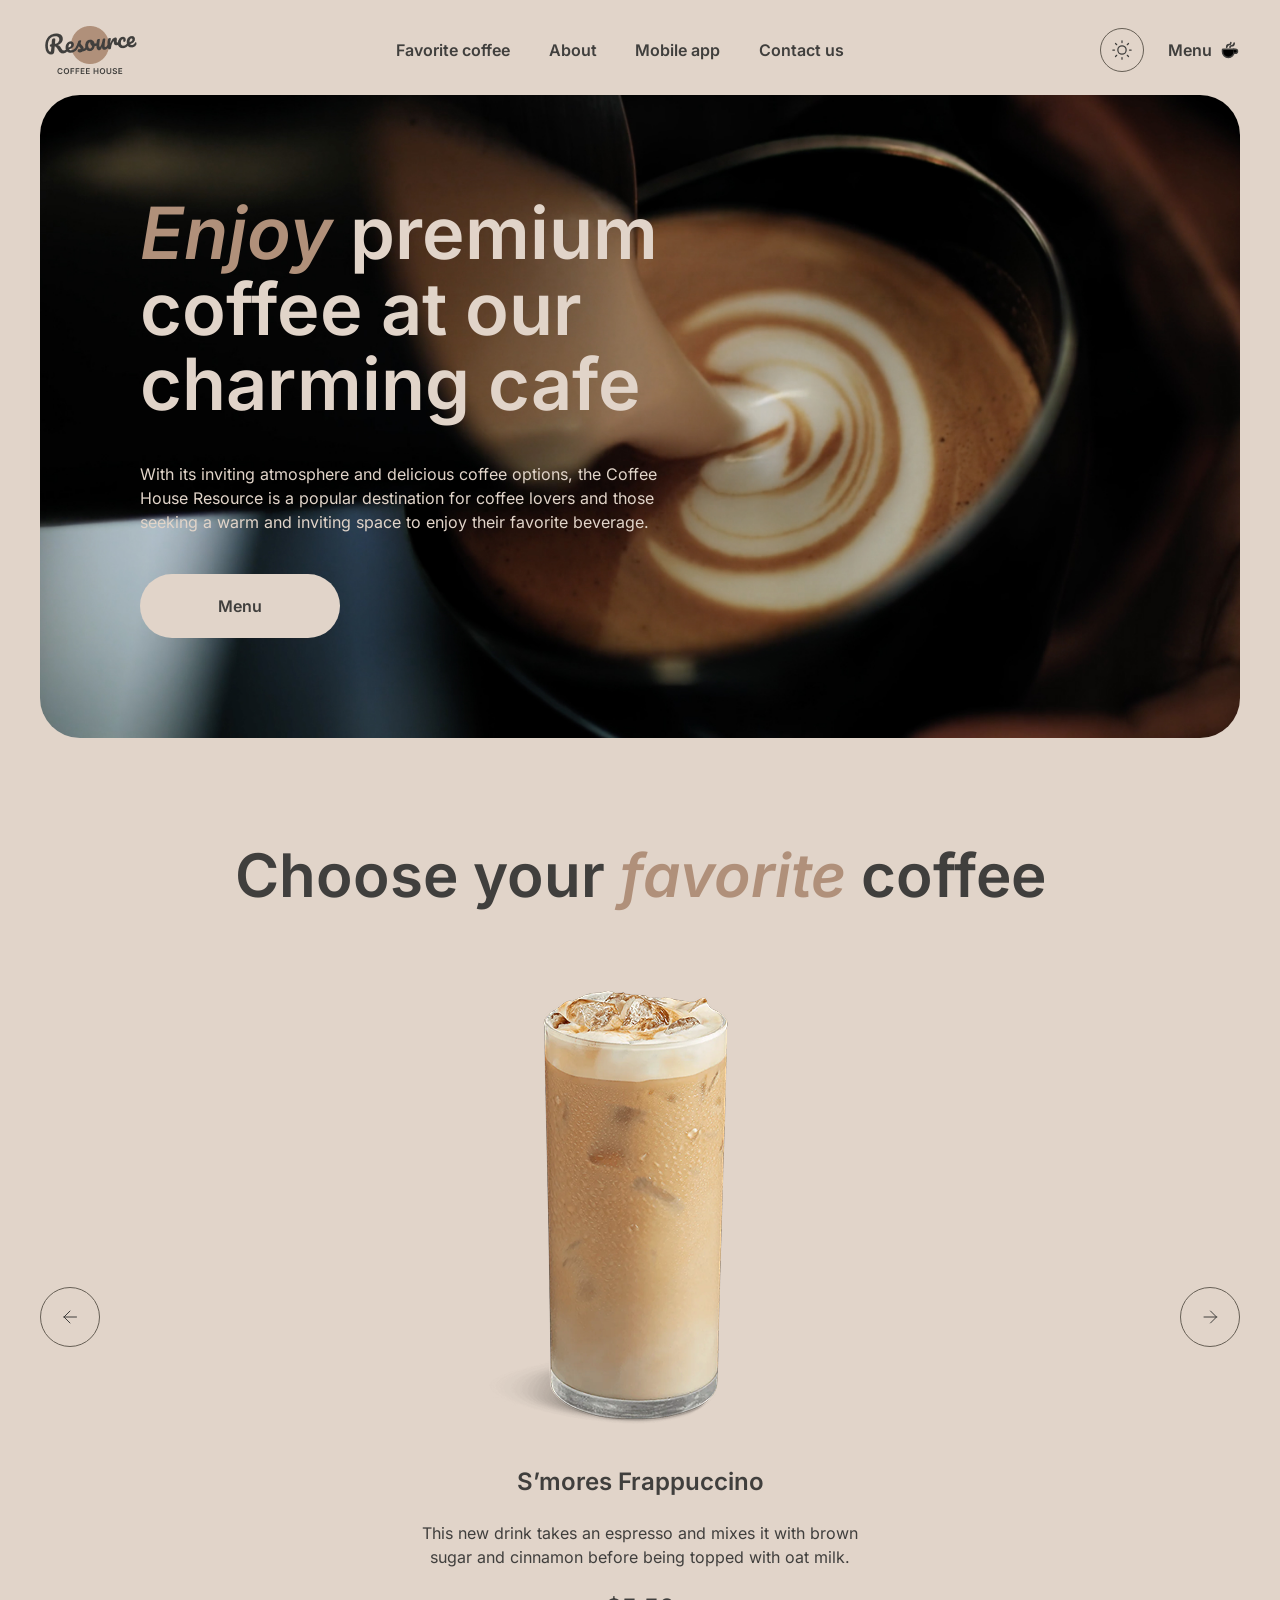
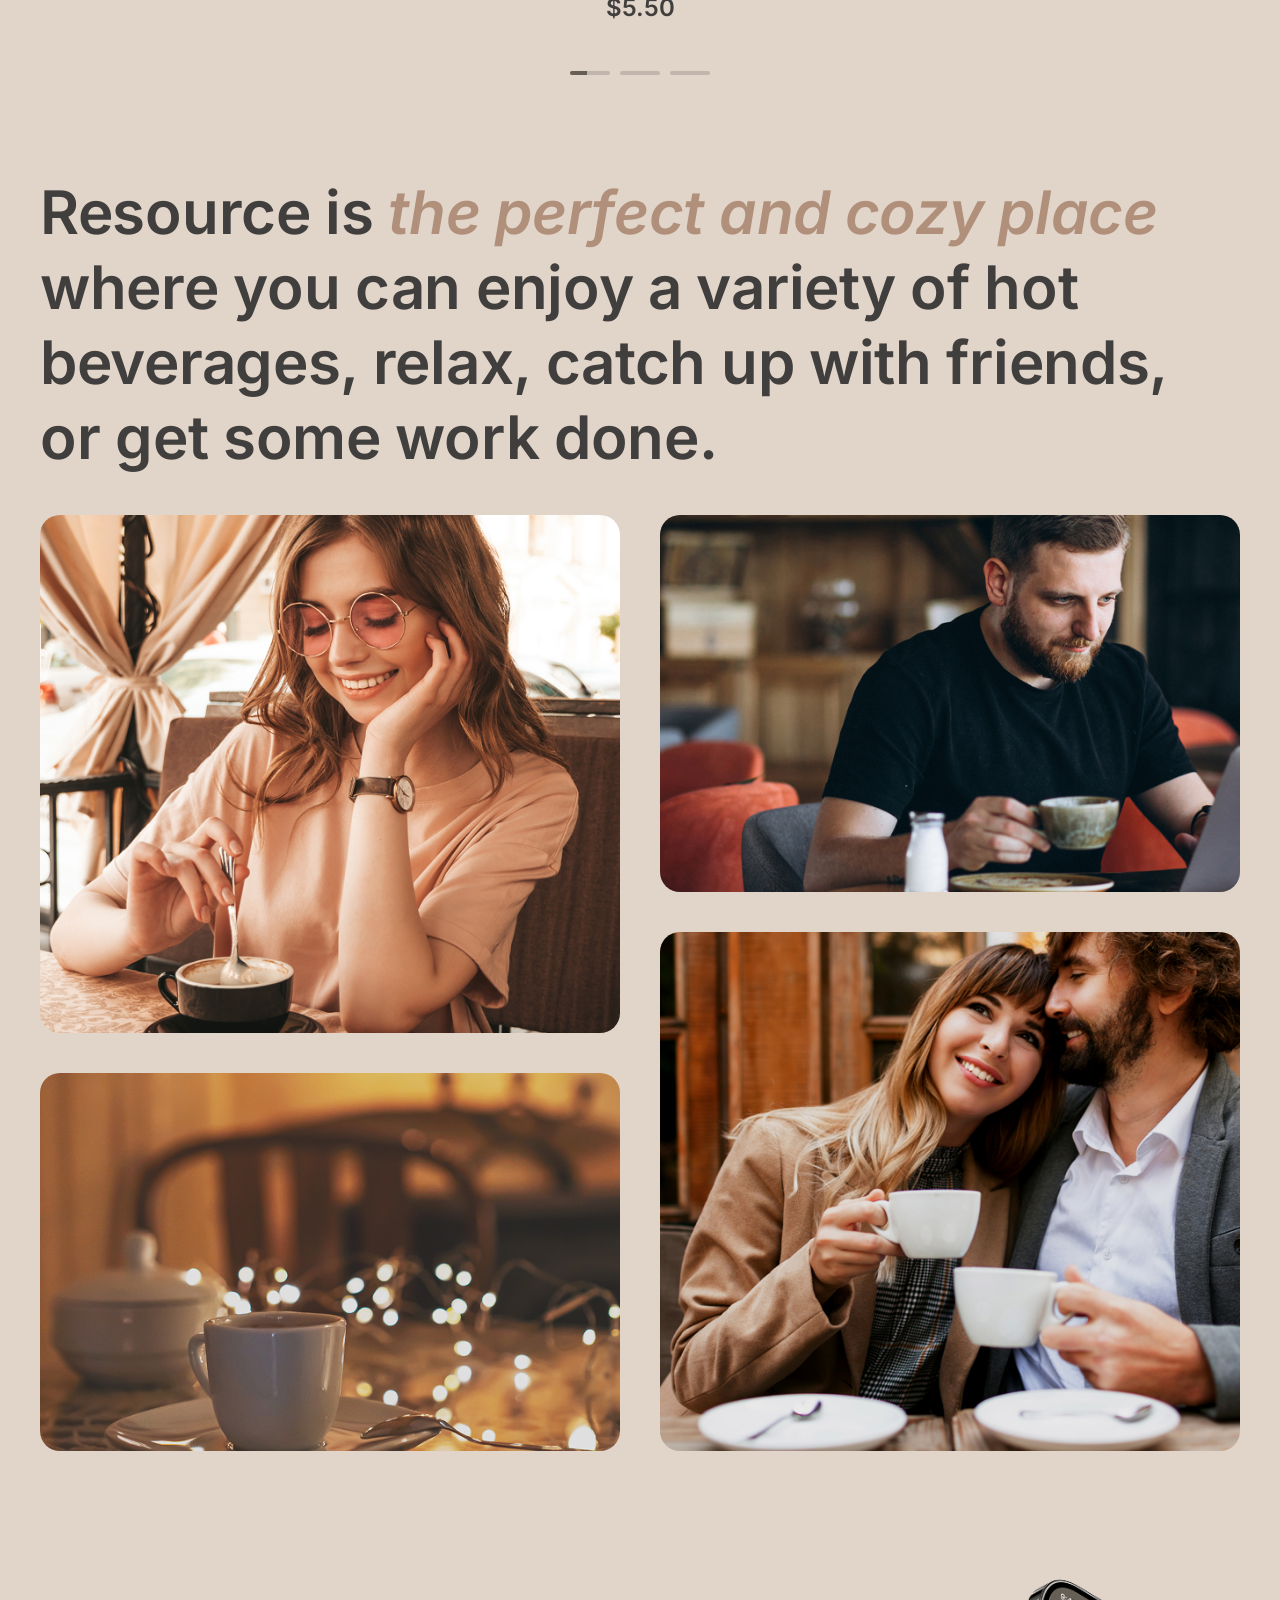
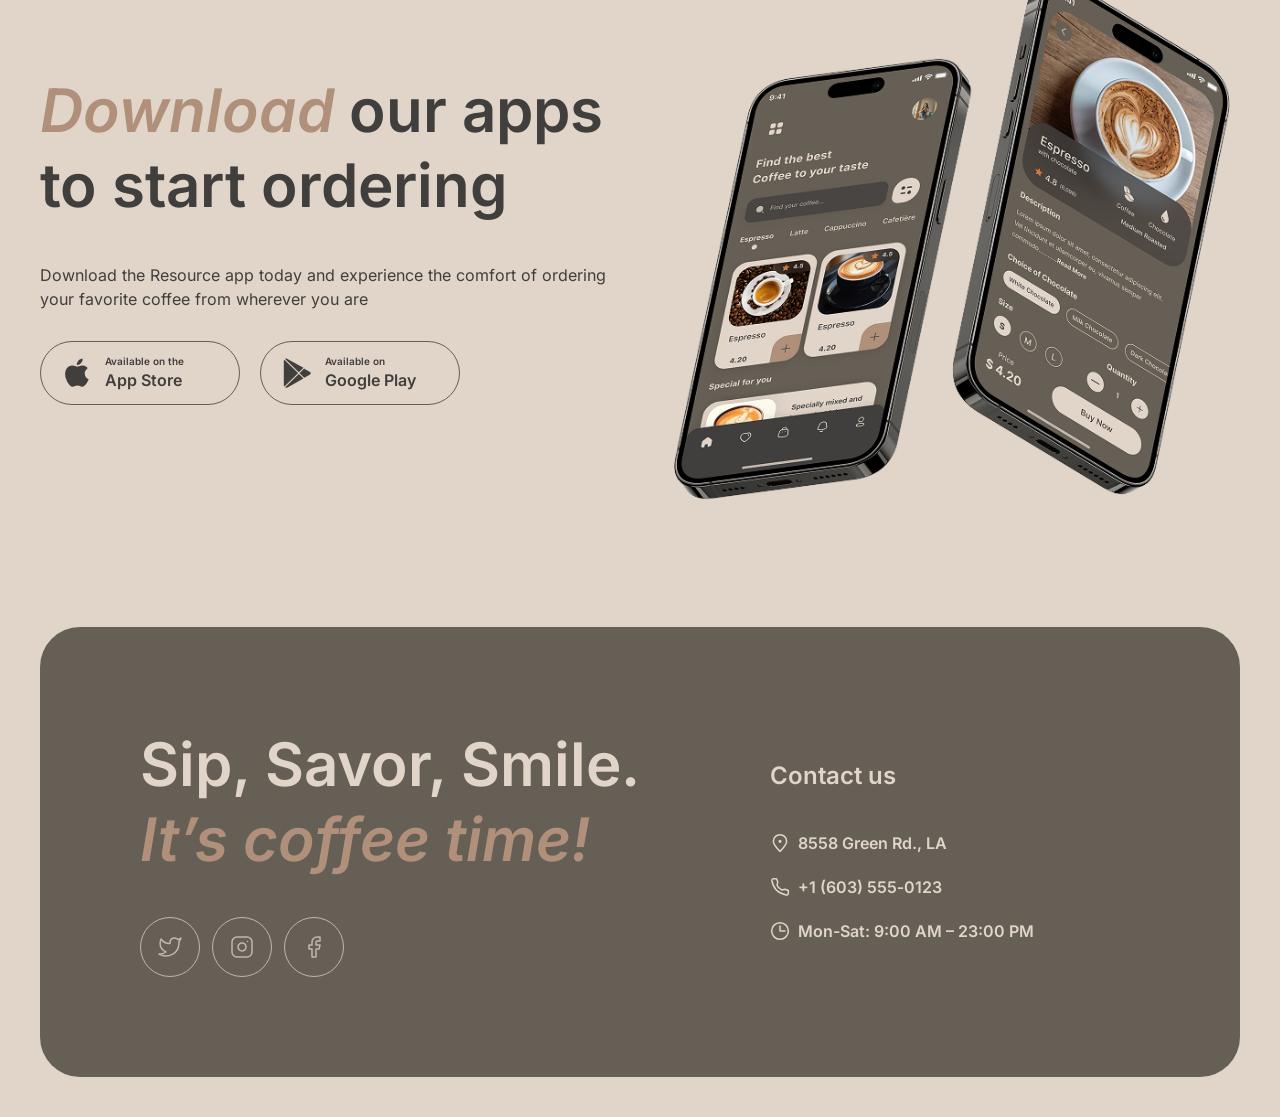
<file: index.html>
<!DOCTYPE html>
<html lang="en">

<head>
    <meta charset="UTF-8">
    <meta name="viewport" content="width=device-width, initial-scale=1.0">
    <script src="theme.js"></script>
    <script src="scroll-lock.js" defer></script>
    <script src="burger.js" defer></script>
    <title>Coffee house</title>
    <link rel="icon" type="image/png" href="assets/logo.png">
    <link rel="stylesheet" href="css/tokens.css">
    <link rel="stylesheet" href="css/base.css">
    <link rel="stylesheet" href="css/header.css">
    <link rel="stylesheet" href="css/nav-overlay.css">
    <link rel="stylesheet" href="css/hero.css">
    <link rel="stylesheet" href="css/slider.css">
    <link rel="stylesheet" href="css/about.css">
    <link rel="stylesheet" href="css/mobile-app.css">
    <link rel="stylesheet" href="css/footer.css">
    <link rel="preconnect" href="https://fonts.googleapis.com">
    <link rel="preconnect" href="https://fonts.gstatic.com" crossorigin>
    <link
        href="https://fonts.googleapis.com/css2?family=Inter:ital,opsz,wght@0,14..32,100..900;1,14..32,100..900&display=swap"
        rel="stylesheet">
    <script src="slider.js" defer></script>
</head>

<body>
    <svg class="sprite" aria-hidden="true" focusable="false">
        <symbol id="icon-cup" viewBox="0 0 20 20"><path d="M14.167 9.76667V11.6667C14.167 14.8883 11.5553 17.5 8.33366 17.5C5.112 17.5 2.50033 14.8883 2.50033 11.6667V9.76667C2.50033 9.4353 2.76896 9.16667 3.10033 9.16667H13.567C13.8984 9.16667 14.167 9.4353 14.167 9.76667Z" stroke="currentColor" stroke-width="1.5" stroke-linecap="round" stroke-linejoin="round"/>
<path d="M10.0003 7.50008C10.0003 6.66675 10.5956 5.83341 11.786 5.83341C13.101 5.83341 14.167 4.76743 14.167 3.45246V2.91675" stroke="currentColor" stroke-width="1.5" stroke-linecap="round" stroke-linejoin="round"/>
<path d="M6.66634 7.5V7.08333C6.66634 5.70262 7.78563 4.58333 9.16634 4.58333C10.0868 4.58333 10.833 3.83714 10.833 2.91667V2.5" stroke="currentColor" stroke-width="1.5" stroke-linecap="round" stroke-linejoin="round"/>
<path d="M13.333 9.16675H15.4163C16.5669 9.16675 17.4997 10.0995 17.4997 11.2501C17.4997 12.4007 16.5669 13.3334 15.4163 13.3334H14.1663" stroke="currentColor" stroke-width="1.5" stroke-linecap="round" stroke-linejoin="round"/></symbol>
        <symbol id="icon-arrow-left" viewBox="0 0 24 24"><path d="M18.5 12H6M6 12L12 6M6 12L12 18" stroke="currentColor" stroke-linecap="round" stroke-linejoin="round"/></symbol>
        <symbol id="icon-arrow-right" viewBox="0 0 24 24"><path d="M6 12H18.5M18.5 12L12.5 6M18.5 12L12.5 18" stroke="currentColor" stroke-linecap="round" stroke-linejoin="round"/></symbol>
        <symbol id="icon-apple" viewBox="0 0 36 36"><path d="M26.7073 18.6307C26.6704 14.6324 30.065 12.6872 30.2203 12.5966C28.2977 9.86366 25.3178 9.49026 24.2707 9.46048C21.7679 9.20369 19.3403 10.9206 18.0654 10.9206C16.765 10.9206 14.8017 9.48529 12.6858 9.52747C9.96293 9.56841 7.41566 11.1055 6.0186 13.4923C3.13542 18.359 5.28572 25.5108 8.04802 29.4446C9.42981 31.3712 11.0444 33.5223 13.1578 33.4466C15.2254 33.3635 15.9978 32.1614 18.4929 32.1614C20.9651 32.1614 21.6903 33.4466 23.8457 33.3983C26.0647 33.3635 27.4618 31.463 28.7952 29.519C30.392 27.3108 31.0333 25.1362 31.0588 25.0245C31.0066 25.0071 26.7493 23.4229 26.7073 18.6307Z" fill="currentColor"/>
<path d="M22.6357 6.87268C23.7477 5.51675 24.5086 3.67205 24.2974 1.80005C22.6879 1.86952 20.675 2.88554 19.5159 4.21169C18.4903 5.38029 17.5742 7.29571 17.8109 9.097C19.6189 9.2285 21.4753 8.20752 22.6357 6.87268Z" fill="currentColor"/></symbol>
        <symbol id="icon-play" viewBox="0 0 36 36"><path d="M3.7558 3.20297C3.39335 3.57289 3.18359 4.14884 3.18359 4.89471V31.4994C3.18359 32.2453 3.39335 32.8212 3.7558 33.1911L3.84525 33.2723L19.1359 18.37V18.0181L3.84525 3.11575L3.7558 3.20297Z" fill="currentColor"/>
<path d="M26.0776 23.34L20.9863 18.37V18.0181L26.0837 13.0482L26.1979 13.1128L32.2345 16.4617C33.9573 17.4121 33.9573 18.976 32.2345 19.9324L26.1979 23.2753L26.0776 23.34Z" fill="currentColor"/>
<path d="M25.2733 24.2007L20.0617 19.1195L4.68164 34.1166C5.25384 34.7031 6.18695 34.7737 7.24807 34.1873L25.2733 24.2007Z" fill="currentColor"/>
<path d="M25.2733 12.1876L7.24807 2.20103C6.18695 1.62058 5.25384 1.69125 4.68164 2.27772L20.0617 17.2688L25.2733 12.1876Z" fill="currentColor"/></symbol>
        <symbol id="icon-sun" viewBox="0 0 24 24" fill="none" stroke="currentColor" stroke-width="1.5" stroke-linecap="round" stroke-linejoin="round"><circle cx="12" cy="12" r="5" /><path d="M12 1v2M12 21v2M4.22 4.22l1.42 1.42M18.36 18.36l1.42 1.42M1 12h2M21 12h2M4.22 19.78l1.42-1.42M18.36 5.64l1.42-1.42" /></symbol>
        <symbol id="icon-moon" viewBox="0 0 24 24" fill="none" stroke="currentColor" stroke-width="1.5" stroke-linecap="round" stroke-linejoin="round"><path d="M21 12.79A9 9 0 1 1 11.21 3 7 7 0 0 0 21 12.79z" /></symbol>
    </svg>
    <header class="header">
        <div class="container">
            <div class="header-inner">
                <a class="logo" href="index.html" aria-label="Resource Coffee House, home">
                    <img class="logo__img logo__img--light" src="assets/logo.png" alt="" width="100" height="60">
                    <img class="logo__img logo__img--dark" src="assets/logo-dark.png" alt="" width="100" height="60">
                </a>
                <nav class="navbar" aria-label="Primary">
                    <ul class="nav-list">
                        <li class="nav-item"><a href="#favorite">Favorite coffee</a></li>
                        <li class="nav-item"><a href="#about">About</a></li>
                        <li class="nav-item"><a href="#app">Mobile app</a></li>
                        <li class="nav-item"><a href="#contacts">Contact us</a></li>
                    </ul>
                </nav>
                <div class="header__actions">
                    <button class="theme-toggle" type="button" aria-label="Dark theme" aria-pressed="false">
                        <svg class="theme-toggle__icon theme-toggle__icon--sun" width="24" height="24" aria-hidden="true"><use href="#icon-sun" /></svg>
                        <svg class="theme-toggle__icon theme-toggle__icon--moon" width="24" height="24" aria-hidden="true"><use href="#icon-moon" /></svg>
                    </button>
                    <a class="menu-link" href="menu.html">Menu
                    <svg class="icon" width="20" height="20" aria-hidden="true"><use href="#icon-cup" /></svg>
                </a>
                <button class="burger" type="button" aria-label="Open menu" aria-expanded="false" aria-controls="nav-overlay">
                    <svg width="44" height="44" viewBox="0 0 44 44" fill="none" aria-hidden="true">
                        <circle cx="22" cy="22" r="21.5" stroke="currentColor" />
                        <path class="burger__lines" d="M14 19h16M14 25h16" stroke="currentColor" stroke-width="1.5"
                            stroke-linecap="round" />
                        <path class="burger__close" d="M16 16l12 12M28 16L16 28" stroke="currentColor"
                            stroke-width="1.5" stroke-linecap="round" />
                    </svg>
                </button>
                </div>
            </div>
        </div>
    </header>
    <div class="nav-overlay" id="nav-overlay">
        <div class="container nav-overlay__top">
            <a class="logo" href="index.html" aria-label="Resource Coffee House, home">
                <img class="logo__img logo__img--light" src="assets/logo.png" alt="" width="100" height="60">
                <img class="logo__img logo__img--dark" src="assets/logo-dark.png" alt="" width="100" height="60">
            </a>
            <button class="nav-overlay__close" type="button" aria-label="Close menu">
                <svg width="44" height="44" viewBox="0 0 44 44" fill="none" aria-hidden="true">
                    <circle cx="22" cy="22" r="21.5" stroke="currentColor" />
                    <path d="M16 16l12 12M28 16L16 28" stroke="currentColor" stroke-width="1.5"
                        stroke-linecap="round" />
                </svg>
            </button>
        </div>
        <nav class="nav-overlay__body" aria-label="Mobile">
            <ul class="nav-overlay__links">
                <li><a href="index.html#favorite">Favorite coffee</a></li>
                <li><a href="index.html#about">About</a></li>
                <li><a href="index.html#app">Mobile app</a></li>
                <li><a href="index.html#contacts">Contact us</a></li>
            </ul>
            <a class="menu-link nav-overlay__menu-link" href="menu.html">Menu
                <svg class="icon" width="20" height="20" aria-hidden="true"><use href="#icon-cup" /></svg>
            </a>
        </nav>
    </div>
    <main class="main">
        <div class="container">
            <section class="enjoy-section">
                <div class="enjoy-inner">
                    <h1 class="enjoy-heading"><span class="heading__italic">Enjoy</span> premium coffee at our charming
                        cafe</h1>
                    <p class="enjoy-text">With its inviting atmosphere and delicious coffee options, the Coffee House
                        Resource is a popular destination for coffee lovers and those seeking a warm and inviting space
                        to enjoy their favorite beverage.</p>
                    <a href="menu.html" class="btn">Menu
                        <svg class="btn__icon" width="24" height="24" aria-hidden="true"><use href="#icon-cup" /></svg>
                    </a>
                </div>
            </section>
            <section class="favorite__section" id="favorite">
                <div class="favorite__inner">
                    <h2 class="slider__heading">Choose your<span class="heading__italic"> favorite </span>coffee</h2>
                    <div class="slider__viewport">
                        <button type="button" class="slider__arrow slider__arrow--prev" aria-label="Previous slide"><svg class="icon" width="24" height="24" aria-hidden="true"><use href="#icon-arrow-left" /></svg></button>
                        <div class="slider__track">
                            <article class="slide" id="slide1">
                                <img src="assets/coffee-slider-1.png" alt="Iced S’mores Frappuccino in a tall glass" class="card__image">
                                <h3 class="card__heading">S’mores Frappuccino</h3>
                                <p class="card__desc">This new drink takes an espresso and mixes it with brown sugar and cinnamon before being topped with oat milk.</p>
                                <p class="card__price">$5.50</p>
                            </article>
                            <article class="slide" id="slide2">
                                <img src="assets/coffee-slider-2.png" alt="Caramel Macchiato in a glass cup" class="card__image">
                                <h3 class="card__heading">Caramel Macchiato</h3>
                                <p class="card__desc">Fragrant and unique classic espresso with rich caramel-peanut syrup, with the addition of delicate cream under whipped thick foam.</p>
                                <p class="card__price">$5.00</p>
                            </article>
                            <article class="slide" id="slide3">
                                <img src="assets/coffee-slider-3.png" alt="Ice coffee in a tall glass" class="card__image">
                                <h3 class="card__heading">Ice coffee</h3>
                                <p class="card__desc">A popular summer drink that tones and invigorates. Prepared from coffee, milk and ice.</p>
                                <p class="card__price">$4.50</p>
                            </article>
                        </div>
                        <button type="button" class="slider__arrow slider__arrow--next" aria-label="Next slide"><svg class="icon" width="24" height="24" aria-hidden="true"><use href="#icon-arrow-right" /></svg></button>
                    </div>
                    <div class="slider__bullets">
                        <button type="button" class="bullet" aria-label="Slide 1" aria-current="true"><span
                                class="progress__fill"></span></button>
                        <button type="button" class="bullet" aria-label="Slide 2"><span
                                class="progress__fill"></span></button>
                        <button type="button" class="bullet" aria-label="Slide 3"><span
                                class="progress__fill"></span></button>
                    </div>
                </div>
            </section>
            <section class="about__section" id="about">
                <div class="about__inner">
                    <h2 class="about__heading">Resource is <span class="heading__italic">the perfect and cozy place</span>
                        where you can enjoy a variety of hot beverages, relax, catch up with friends, or get some work
                        done.</h2>
                    <div class="about__gallery">
                        <div class="gallery gallery__col--one">
                            <figure class="about__item">
                                <img src="assets/about-1.png" alt="A girl mixing her coffee">
                            </figure>
                            <figure class="about__item">
                                <img src="assets/about-2.png" alt="A cup of coffee on the table">
                            </figure>
                        </div>
                        <div class="gallery gallery__col--two">
                            <figure class="about__item">
                                <img src="assets/about-3.png" alt="A man working on a laptop with a cup of coffee">
                            </figure>
                            <figure class="about__item">
                                <img src="assets/about-4.png" alt="A couple hug each holding a cup of coffee">
                            </figure>
                        </div>
                    </div>
                </div>
            </section>
            <section class="mobile-app" id="app">
                <div class="mobile-app__inner">
                    <div class="mobile-app__info">
                        <h2 class="mobile-app__heading">
                            <span class="heading__italic">Download</span> our apps to start ordering
                        </h2>
                        <p class="mobile-app__lead">Download the Resource app today and experience the comfort of
                            ordering your favorite coffee from wherever you are</p>
                        <div class="mobile-app__stores">
                            <a href="https://www.apple.com/app-store/" class="store">
                                <svg class="store__icon" width="32" height="32" aria-hidden="true"><use href="#icon-apple" /></svg>
                                <div class="store__text">
                                    <span class="available__info">
                                        Available on the
                                    </span>
                                    <span class="brand__info">
                                        App Store
                                    </span>
                                </div>
                            </a>
                            <a href="https://play.google.com/store/apps?hl=en" class="store">
                                <svg class="store__icon" width="32" height="32" aria-hidden="true"><use href="#icon-play" /></svg>
                                <div class="store__text">
                                    <span class="available__info">
                                        Available on
                                    </span>
                                    <span class="brand__info">
                                        Google Play
                                    </span>
                                </div>
                            </a>
                        </div>
                    </div>
                    <div class="mobile-app__art">
                        <img src="assets/mobile-screens.png" alt="Two smartphones showing the Resource coffee ordering app">
                    </div>
                </div>
            </section>
        </div>
    </main>
    <footer class="footer" id="contacts">
        <div class="container">
            <div class="footer__inner">
                <div class="footer__info">
                    <h2 class="footer__heading">
                        <span class="heading__light">Sip, Savor, Smile.</span>
                        <span class="heading__accent">It’s coffee time!</span>
                    </h2>
                    <ul class="social">
                        <li>
                            <a class="social__link" href="https://twitter.com/" target="_blank" rel="noopener noreferrer"
                                aria-label="Twitter">
                                <svg width="24" height="24" viewBox="0 0 24 24" fill="none" stroke="currentColor"
                                    stroke-width="1.5" stroke-linecap="round" stroke-linejoin="round" aria-hidden="true">
                                    <path d="M23 3a10.9 10.9 0 0 1-3.14 1.53 4.48 4.48 0 0 0-7.86 3v1A10.66 10.66 0 0 1 3 4s-4 9 5 13a11.64 11.64 0 0 1-7 2c9 5 20 0 20-11.5a4.5 4.5 0 0 0-.08-.83A7.72 7.72 0 0 0 23 3z" />
                                </svg>
                            </a>
                        </li>
                        <li>
                            <a class="social__link" href="https://www.instagram.com/" target="_blank" rel="noopener noreferrer"
                                aria-label="Instagram">
                                <svg width="24" height="24" viewBox="0 0 24 24" fill="none" stroke="currentColor"
                                    stroke-width="1.5" stroke-linecap="round" stroke-linejoin="round" aria-hidden="true">
                                    <rect x="2" y="2" width="20" height="20" rx="5" /><path d="M16 11.37A4 4 0 1 1 12.63 8 4 4 0 0 1 16 11.37z" /><path d="M17.5 6.5h.01" />
                                </svg>
                            </a>
                        </li>
                        <li>
                            <a class="social__link" href="https://www.facebook.com/" target="_blank" rel="noopener noreferrer"
                                aria-label="Facebook">
                                <svg width="24" height="24" viewBox="0 0 24 24" fill="none" stroke="currentColor"
                                    stroke-width="1.5" stroke-linecap="round" stroke-linejoin="round" aria-hidden="true">
                                    <path d="M18 2h-3a5 5 0 0 0-5 5v3H7v4h3v8h4v-8h3l1-4h-4V7a1 1 0 0 1 1-1h3z" />
                                </svg>
                            </a>
                        </li>
                    </ul>
                </div>
                <div class="footer__contacts">
                    <h3 class="contact__title">Contact us</h3>
                    <ul class="contact__list">
                        <li>
                            <a class="contact__link" href="https://www.google.com/maps/search/?api=1&query=8558+Green+Rd.,+LA"
                                target="_blank" rel="noopener noreferrer">
                                <img src="assets/pin-alt.svg" alt="">8558 Green Rd., LA
                            </a>
                        </li>
                        <li>
                            <a class="contact__link" href="tel:+16035550123">
                                <img src="assets/phone.svg" alt="">+1&nbsp;(603)&nbsp;555&#8209;0123
                            </a>
                        </li>
                        <li class="contact__item">
                            <img src="assets/clock.svg" alt="">Mon-Sat: 9:00 AM – 23:00 PM
                        </li>
                    </ul>
                </div>
            </div>
        </div>
    </footer>
</body>

</html>
</file>
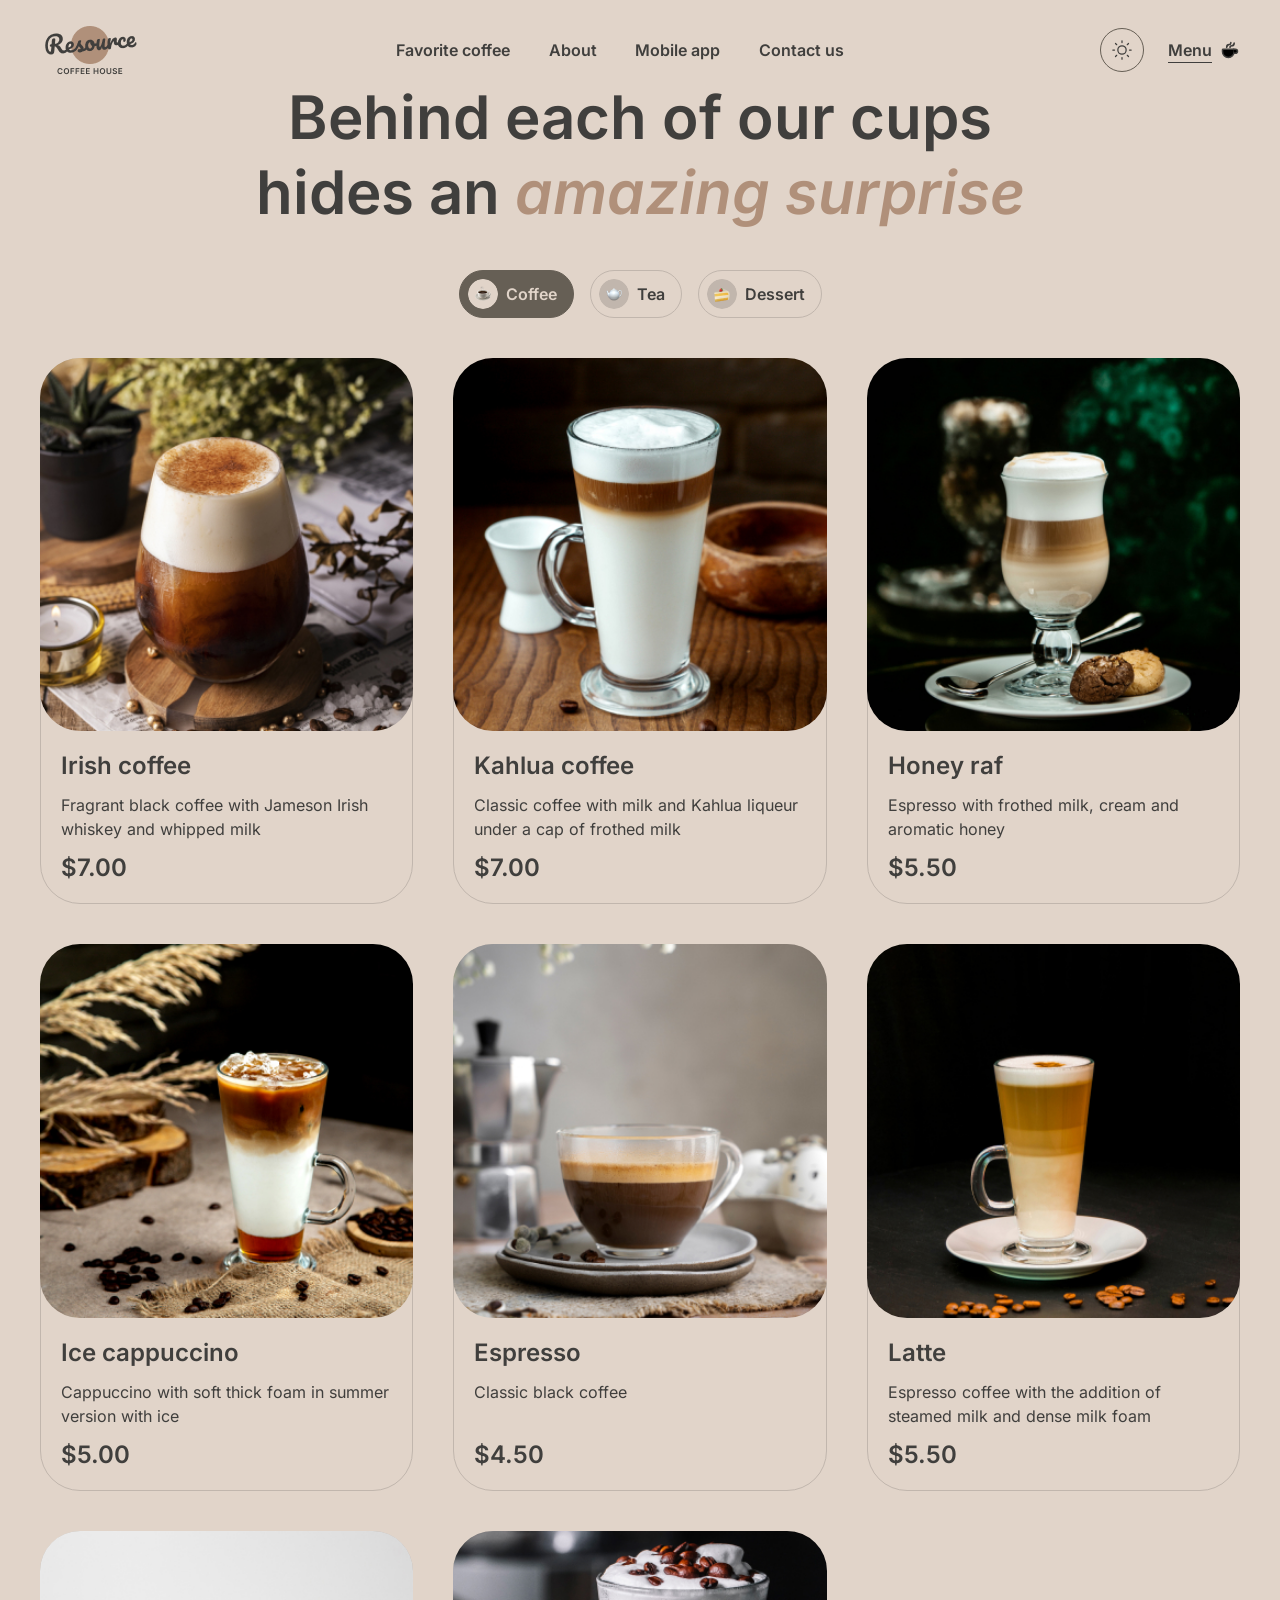
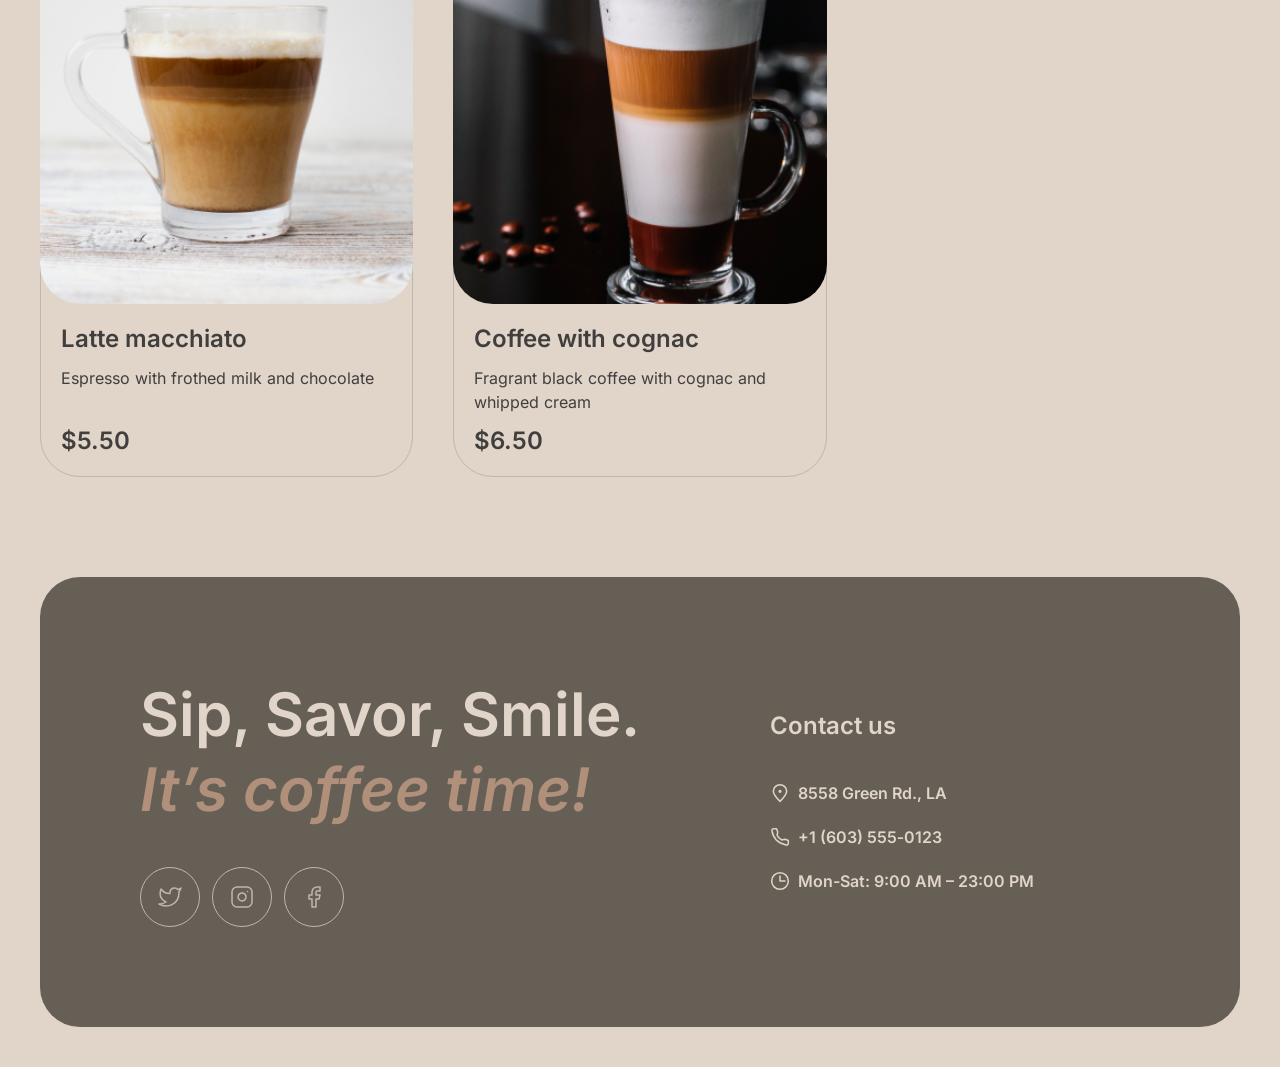
<file: menu.html>
<!DOCTYPE html>
<html lang="en">

<head>
    <meta charset="UTF-8">
    <meta name="viewport" content="width=device-width, initial-scale=1.0">
    <script src="theme.js"></script>
    <script src="scroll-lock.js" defer></script>
    <script src="burger.js" defer></script>
    <title>Coffee house</title>
    <link rel="icon" type="image/png" href="assets/logo.png">
    <link rel="stylesheet" href="css/tokens.css">
    <link rel="stylesheet" href="css/base.css">
    <link rel="stylesheet" href="css/header.css">
    <link rel="stylesheet" href="css/nav-overlay.css">
    <link rel="stylesheet" href="css/footer.css">
    <link rel="stylesheet" href="css/menu.css">
    <link rel="stylesheet" href="css/modal.css">
    <link rel="preconnect" href="https://fonts.googleapis.com">
    <link rel="preconnect" href="https://fonts.gstatic.com" crossorigin>
    <link
        href="https://fonts.googleapis.com/css2?family=Inter:ital,opsz,wght@0,14..32,100..900;1,14..32,100..900&display=swap"
        rel="stylesheet">
    <script src="menu.js" defer></script>
    <script src="modal.js" defer></script>
</head>

<body>
    <svg class="sprite" aria-hidden="true" focusable="false">
        <symbol id="icon-cup" viewBox="0 0 20 20"><path d="M14.167 9.76667V11.6667C14.167 14.8883 11.5553 17.5 8.33366 17.5C5.112 17.5 2.50033 14.8883 2.50033 11.6667V9.76667C2.50033 9.4353 2.76896 9.16667 3.10033 9.16667H13.567C13.8984 9.16667 14.167 9.4353 14.167 9.76667Z" stroke="currentColor" stroke-width="1.5" stroke-linecap="round" stroke-linejoin="round"/>
<path d="M10.0003 7.50008C10.0003 6.66675 10.5956 5.83341 11.786 5.83341C13.101 5.83341 14.167 4.76743 14.167 3.45246V2.91675" stroke="currentColor" stroke-width="1.5" stroke-linecap="round" stroke-linejoin="round"/>
<path d="M6.66634 7.5V7.08333C6.66634 5.70262 7.78563 4.58333 9.16634 4.58333C10.0868 4.58333 10.833 3.83714 10.833 2.91667V2.5" stroke="currentColor" stroke-width="1.5" stroke-linecap="round" stroke-linejoin="round"/>
<path d="M13.333 9.16675H15.4163C16.5669 9.16675 17.4997 10.0995 17.4997 11.2501C17.4997 12.4007 16.5669 13.3334 15.4163 13.3334H14.1663" stroke="currentColor" stroke-width="1.5" stroke-linecap="round" stroke-linejoin="round"/></symbol>
        <symbol id="icon-sun" viewBox="0 0 24 24" fill="none" stroke="currentColor" stroke-width="1.5" stroke-linecap="round" stroke-linejoin="round"><circle cx="12" cy="12" r="5" /><path d="M12 1v2M12 21v2M4.22 4.22l1.42 1.42M18.36 18.36l1.42 1.42M1 12h2M21 12h2M4.22 19.78l1.42-1.42M18.36 5.64l1.42-1.42" /></symbol>
        <symbol id="icon-moon" viewBox="0 0 24 24" fill="none" stroke="currentColor" stroke-width="1.5" stroke-linecap="round" stroke-linejoin="round"><path d="M21 12.79A9 9 0 1 1 11.21 3 7 7 0 0 0 21 12.79z" /></symbol>
        <symbol id="icon-alert" viewBox="0 0 16 16"><circle cx="8" cy="8" r="7" fill="none" stroke="currentColor" stroke-width="1.3"/><path d="M8 4.5v4" stroke="currentColor" stroke-width="1.3" stroke-linecap="round"/><circle cx="8" cy="11" r="0.9" fill="currentColor"/></symbol>
    </svg>
    <header class="header">
        <div class="container">
            <div class="header-inner">
                <a class="logo" href="index.html" aria-label="Resource Coffee House, home">
                    <img class="logo__img logo__img--light" src="assets/logo.png" alt="" width="100" height="60">
                    <img class="logo__img logo__img--dark" src="assets/logo-dark.png" alt="" width="100" height="60">
                </a>
                <nav class="navbar" aria-label="Primary">
                    <ul class="nav-list">
                        <li class="nav-item"><a href="index.html#favorite">Favorite coffee</a></li>
                        <li class="nav-item"><a href="index.html#about">About</a></li>
                        <li class="nav-item"><a href="index.html#app">Mobile app</a></li>
                        <li class="nav-item"><a href="index.html#contacts">Contact us</a></li>
                    </ul>
                </nav>
                <div class="header__actions">
                    <button class="theme-toggle" type="button" aria-label="Dark theme" aria-pressed="false">
                        <svg class="theme-toggle__icon theme-toggle__icon--sun" width="24" height="24" aria-hidden="true"><use href="#icon-sun" /></svg>
                        <svg class="theme-toggle__icon theme-toggle__icon--moon" width="24" height="24" aria-hidden="true"><use href="#icon-moon" /></svg>
                    </button>
                    <a class="menu-link" href="menu.html" aria-current="page">Menu
                    <svg class="icon" width="20" height="20" aria-hidden="true"><use href="#icon-cup" /></svg>
                </a>
                <button class="burger" type="button" aria-label="Open menu" aria-expanded="false" aria-controls="nav-overlay">
                    <svg width="44" height="44" viewBox="0 0 44 44" fill="none" aria-hidden="true">
                        <circle cx="22" cy="22" r="21.5" stroke="currentColor" />
                        <path class="burger__lines" d="M14 19h16M14 25h16" stroke="currentColor" stroke-width="1.5"
                            stroke-linecap="round" />
                        <path class="burger__close" d="M16 16l12 12M28 16L16 28" stroke="currentColor"
                            stroke-width="1.5" stroke-linecap="round" />
                    </svg>
                </button>
                </div>
            </div>
        </div>
    </header>
    <div class="nav-overlay" id="nav-overlay">
        <div class="container nav-overlay__top">
            <a class="logo" href="index.html" aria-label="Resource Coffee House, home">
                <img class="logo__img logo__img--light" src="assets/logo.png" alt="" width="100" height="60">
                <img class="logo__img logo__img--dark" src="assets/logo-dark.png" alt="" width="100" height="60">
            </a>
            <button class="nav-overlay__close" type="button" aria-label="Close menu">
                <svg width="44" height="44" viewBox="0 0 44 44" fill="none" aria-hidden="true">
                    <circle cx="22" cy="22" r="21.5" stroke="currentColor" />
                    <path d="M16 16l12 12M28 16L16 28" stroke="currentColor" stroke-width="1.5"
                        stroke-linecap="round" />
                </svg>
            </button>
        </div>
        <nav class="nav-overlay__body" aria-label="Mobile">
            <ul class="nav-overlay__links">
                <li><a href="index.html#favorite">Favorite coffee</a></li>
                <li><a href="index.html#about">About</a></li>
                <li><a href="index.html#app">Mobile app</a></li>
                <li><a href="index.html#contacts">Contact us</a></li>
            </ul>
            <a class="menu-link nav-overlay__menu-link" href="menu.html" aria-current="page">Menu
                <svg class="icon" width="20" height="20" aria-hidden="true"><use href="#icon-cup" /></svg>
            </a>
        </nav>
    </div>
    <main class="main">
        <div class="container">
            <h1 class="menu__title">Behind each of our cups hides an <span class="heading__italic">amazing
                    surprise</span></h1>
            <div class="tabs" role="tablist" aria-label="Menu categories">
                <button class="tab" type="button" role="tab" id="tab-coffee" aria-controls="menu-panel"
                    aria-selected="true" data-category="coffee">
                    <img class="tab__icon" src="assets/coffee-tab-icon.png" alt="" width="30" height="30">Coffee
                </button>
                <button class="tab" type="button" role="tab" id="tab-tea" aria-controls="menu-panel"
                    aria-selected="false" tabindex="-1" data-category="tea">
                    <img class="tab__icon" src="assets/tea-tab-icon.png" alt="" width="30" height="30">Tea
                </button>
                <button class="tab" type="button" role="tab" id="tab-dessert" aria-controls="menu-panel"
                    aria-selected="false" tabindex="-1" data-category="dessert">
                    <img class="tab__icon" src="assets/dessert-tab-icon.png" alt="" width="30" height="30">Dessert
                </button>
            </div>
            <div class="menu-panel" role="tabpanel" id="menu-panel" aria-labelledby="tab-coffee" tabindex="-1">
                <ul class="menu-list" id="menu-list"></ul>
                <button class="load-more" id="load-more" type="button" aria-label="Show more items">
                    <svg width="24" height="24" viewBox="0 0 24 24" fill="none" stroke="currentColor" stroke-width="1.5"
                        stroke-linecap="round" stroke-linejoin="round" aria-hidden="true">
                        <path d="M23 4v6h-6" />
                        <path d="M20.49 15a9 9 0 1 1-2.12-9.36L23 10" />
                    </svg>
                </button>
            </div>
        </div>
    </main>
    <footer class="footer" id="contacts">
        <div class="container">
            <div class="footer__inner">
                <div class="footer__info">
                    <h2 class="footer__heading">
                        <span class="heading__light">Sip, Savor, Smile.</span>
                        <span class="heading__accent">It’s coffee time!</span>
                    </h2>
                    <ul class="social">
                        <li>
                            <a class="social__link" href="https://twitter.com/" target="_blank" rel="noopener noreferrer"
                                aria-label="Twitter">
                                <svg width="24" height="24" viewBox="0 0 24 24" fill="none" stroke="currentColor"
                                    stroke-width="1.5" stroke-linecap="round" stroke-linejoin="round" aria-hidden="true">
                                    <path d="M23 3a10.9 10.9 0 0 1-3.14 1.53 4.48 4.48 0 0 0-7.86 3v1A10.66 10.66 0 0 1 3 4s-4 9 5 13a11.64 11.64 0 0 1-7 2c9 5 20 0 20-11.5a4.5 4.5 0 0 0-.08-.83A7.72 7.72 0 0 0 23 3z" />
                                </svg>
                            </a>
                        </li>
                        <li>
                            <a class="social__link" href="https://www.instagram.com/" target="_blank" rel="noopener noreferrer"
                                aria-label="Instagram">
                                <svg width="24" height="24" viewBox="0 0 24 24" fill="none" stroke="currentColor"
                                    stroke-width="1.5" stroke-linecap="round" stroke-linejoin="round" aria-hidden="true">
                                    <rect x="2" y="2" width="20" height="20" rx="5" /><path d="M16 11.37A4 4 0 1 1 12.63 8 4 4 0 0 1 16 11.37z" /><path d="M17.5 6.5h.01" />
                                </svg>
                            </a>
                        </li>
                        <li>
                            <a class="social__link" href="https://www.facebook.com/" target="_blank" rel="noopener noreferrer"
                                aria-label="Facebook">
                                <svg width="24" height="24" viewBox="0 0 24 24" fill="none" stroke="currentColor"
                                    stroke-width="1.5" stroke-linecap="round" stroke-linejoin="round" aria-hidden="true">
                                    <path d="M18 2h-3a5 5 0 0 0-5 5v3H7v4h3v8h4v-8h3l1-4h-4V7a1 1 0 0 1 1-1h3z" />
                                </svg>
                            </a>
                        </li>
                    </ul>
                </div>
                <div class="footer__contacts">
                    <h3 class="contact__title">Contact us</h3>
                    <ul class="contact__list">
                        <li>
                            <a class="contact__link" href="https://www.google.com/maps/search/?api=1&query=8558+Green+Rd.,+LA"
                                target="_blank" rel="noopener noreferrer">
                                <img src="assets/pin-alt.svg" alt="">8558 Green Rd., LA
                            </a>
                        </li>
                        <li>
                            <a class="contact__link" href="tel:+16035550123">
                                <img src="assets/phone.svg" alt="">+1&nbsp;(603)&nbsp;555&#8209;0123
                            </a>
                        </li>
                        <li class="contact__item">
                            <img src="assets/clock.svg" alt="">Mon-Sat: 9:00 AM – 23:00 PM
                        </li>
                    </ul>
                </div>
            </div>
        </div>
    </footer>
    <div class="modal-overlay" id="modal-overlay">
        <div class="modal" role="dialog" aria-modal="true" aria-labelledby="modal-title" tabindex="-1">
            <img class="modal__image" id="modal-image"
                src="[data-uri]"
                alt="" width="310" height="310">
            <div class="modal__body">
                <div class="modal__header">
                    <h3 class="modal__title" id="modal-title">&nbsp;</h3>
                    <p class="modal__desc" id="modal-desc"></p>
                </div>
                <div class="modal__field">
                    <p class="modal__field-label">Size</p>
                    <div class="modal__options" id="modal-sizes" role="radiogroup" aria-label="Size"></div>
                </div>
                <div class="modal__field">
                    <p class="modal__field-label">Additives</p>
                    <div class="modal__options" id="modal-additives" role="group" aria-label="Additives"></div>
                </div>
                <div class="modal__total">
                    <span>Total:</span>
                    <span id="modal-total"></span>
                </div>
                <div class="modal__alert">
                    <svg class="modal__alert-icon" width="16" height="16" aria-hidden="true"><use href="#icon-alert" /></svg>
                    <p>The cost is not final. Download our mobile app to see the final price and place your order.
                        Earn loyalty points and enjoy your favorite coffee with up to 20% discount.</p>
                </div>
                <button class="modal__close" type="button">Close</button>
            </div>
        </div>
    </div>
</body>

</html>
</file>
<file: css/tokens.css>
/* Design tokens: layout, type scale, and the light/dark color system.
   Palette values come from the Figma style guide; components only use the --color-* tokens. */

:root {
  /* layout */
  --container-max: 1440px;
  --gutter: 40px;

  /* typography */
  --font: "Inter", sans-serif;
  /* fluid type: 32px/42px at 380px viewport -> 60px/72px at 768px, capped above */
  --fs-h1: clamp(2.625rem, 12.6px + 7.73vw, 4.5rem);
  --fs-h2: clamp(2rem, 4.56px + 7.22vw, 3.75rem);

  /* raw palette (Figma) */
  --palette-charcoal: #403f3d;
  --palette-beige: #e1d4c9;
  --palette-accent: #b0907a;
  --palette-taupe: #665f55;
  --palette-stone: #c1b6ad;
  --background-backdrop: rgb(64 63 61 / 0.8); /* charcoal at 80%, for overlays */

  /* fixed in both themes: text on the hero photo, the footer surface, the hero button */
  --color-on-dark: var(--palette-beige);
  --color-on-dark-border: var(--palette-stone);
  --color-surface-dark: var(--palette-taupe);
  --color-btn-primary-bg: var(--palette-beige);
  --color-btn-primary-text: var(--palette-charcoal);

  /* themed: light (default) */
  color-scheme: light;
  --color-bg: var(--palette-beige);
  --color-text: var(--palette-charcoal);
  --color-accent: var(--palette-accent);
  --color-border-subtle: var(--palette-stone);
  --color-border-strong: var(--palette-taupe);
  --color-hover-bg: var(--palette-taupe);
  --color-hover-text: var(--palette-beige);
  --color-progress-track: var(--palette-stone);
}

/* themed: dark */
:root[data-theme="dark"] {
  color-scheme: dark;
  --color-bg: var(--palette-charcoal);
  --color-text: var(--palette-beige);
  --color-accent: var(--palette-accent);
  --color-border-subtle: var(--palette-taupe);
  --color-border-strong: var(--palette-stone);
  --color-hover-bg: var(--palette-beige);
  --color-hover-text: var(--palette-charcoal);
  --color-progress-track: var(--palette-taupe);
}

@media (max-width: 480px) {
  :root {
    --gutter: 16px;
  }
}
</file>
<file: css/base.css>
/* Base: reset, page, container, shared typography and focus styles. */

* {
  box-sizing: border-box;
}

html {
  scroll-behavior: smooth;
}

.container {
  max-width: var(--container-max);
  margin-inline: auto;
  padding-inline: var(--gutter);
}

body {
  margin: 0;
  font-family: var(--font);
  font-optical-sizing: none;
  padding: 20px 0 40px 0;
  border-radius: 8px;
  background: var(--color-bg);
  color: var(--color-text);
}

button {
  font: inherit;
}

ul {
  list-style-type: none;
  margin: 0;
  padding: 0;
}

a {
  text-decoration: none;
}

.heading__italic {
  color: var(--color-accent);
  font-style: italic;
}


a:focus-visible,
button:focus-visible {
  outline: 2px solid var(--color-text);
  outline-offset: 3px;
}

/* inline SVG symbol sprite: never rendered itself */
.sprite {
  position: absolute;
  width: 0;
  height: 0;
  overflow: hidden;
}
</file>
<file: css/header.css>
/* Header: logo, navigation, Menu link, burger button (shared by both pages). */

.header-inner {
  display: grid;
  grid-template-columns: auto 1fr auto;
  align-items: center;
  gap: 24px;
}

.navbar {
  justify-self: center;
}

.nav-list {
  display: flex;
  align-items: center;
  gap: clamp(16px, 3vw, 40px);
}

.nav-item {
  font-family: var(--font);
  font-size: 1em;
}

.header-inner a {
  color: var(--color-text);
  font-weight: 600;
  line-height: 150%;
}

.logo {
  display: inline-flex;
}

/* two logo files: dark text for the light theme, light text for the dark theme */
.logo__img--dark,
:root[data-theme="dark"] .logo__img--light {
  display: none;
}

:root[data-theme="dark"] .logo__img--dark {
  display: block;
}

.header__actions {
  display: flex;
  align-items: center;
  gap: 24px;
}

.icon {
  display: block;
}

.theme-toggle {
  display: inline-flex;
  align-items: center;
  justify-content: center;
  width: 44px;
  height: 44px;
  padding: 0;
  border: 1px solid var(--color-border-strong);
  border-radius: 50%;
  background: transparent;
  color: var(--color-text);
  cursor: pointer;
  transition:
    background-color 0.2s ease,
    color 0.2s ease;
}

.theme-toggle:hover,
.theme-toggle:focus-visible {
  background: var(--color-hover-bg);
  color: var(--color-hover-text);
}

/* the icon shows the active theme */
.theme-toggle__icon {
  width: 20px;
  height: 20px;
}

.theme-toggle__icon--moon,
:root[data-theme="dark"] .theme-toggle__icon--sun {
  display: none;
}

:root[data-theme="dark"] .theme-toggle__icon--moon {
  display: block;
}

.menu-link {
  display: inline-flex;
  align-items: center;
  gap: 8px;
  color: var(--color-text);
  font-size: 1em;
  font-weight: 600;
  line-height: 150%;
  text-underline-offset: 6px;
}

.menu-link:hover,
.nav-item a:hover {
  text-decoration: underline;
  text-underline-offset: 6px;
}

.burger {
  display: none;
  padding: 0;
  border: 0;
  background: none;
  color: var(--color-text);
  cursor: pointer;
}

.burger__close,
.burger[aria-expanded="true"] .burger__lines {
  display: none;
}

.burger[aria-expanded="true"] .burger__close {
  display: inline;
}

@media (width < 769px) {
  .navbar,
  .header-inner .menu-link {
    display: none;
  }

  .burger {
    display: block;
  }

  .header-inner {
    grid-template-columns: 1fr auto;
  }

  .header__actions {
    gap: 12px;
  }
}

.menu-link[aria-current="page"] {
  text-decoration: underline;
  text-underline-offset: 6px;
}
</file>
<file: css/nav-overlay.css>
/* Burger menu overlay (≤768px, shared by both pages). */

.nav-overlay {
  position: fixed;
  inset: 0;
  z-index: 100;
  display: flex;
  flex-direction: column;
  padding: 20px 0 40px;
  background: var(--color-bg);
  color: var(--color-text);
  opacity: 0;
  visibility: hidden;
  transform: translateY(-8px);
  transition:
    opacity 0.25s ease,
    transform 0.25s ease,
    visibility 0s linear 0.25s;
}

.nav-overlay.is-open {
  opacity: 1;
  visibility: visible;
  transform: translateY(0);
  transition:
    opacity 0.25s ease,
    transform 0.25s ease;
}

.nav-overlay__top {
  /* .container centers itself via margin-inline:auto, which (being a flex
     child of .nav-overlay's column layout) shrinks it to content width
     instead of stretching it — force full width so space-between has
     room to push the logo and close button to opposite edges */
  width: 100%;
  display: flex;
  align-items: center;
  justify-content: space-between;
}

.nav-overlay__close {
  padding: 0;
  border: 0;
  background: none;
  color: var(--color-text);
  cursor: pointer;
}

.nav-overlay__body {
  display: flex;
  flex: 1;
  flex-direction: column;
  align-items: center;
  justify-content: center;
  gap: clamp(48px, 12vw, 96px);
}

.nav-overlay__links {
  display: flex;
  flex-direction: column;
  align-items: center;
  gap: clamp(28px, 6vw, 48px);
}

.nav-overlay__links a,
.nav-overlay__menu-link {
  color: var(--color-text);
  font-size: 2em;
  font-weight: 600;
  line-height: 125%;
}

.nav-overlay__links a:hover,
.nav-overlay__links a:focus-visible {
  text-decoration: underline;
  text-underline-offset: 6px;
}

@media (width >= 769px) {
  .nav-overlay {
    display: none;
  }
}

@media (prefers-reduced-motion: reduce) {
  .nav-overlay {
    transition: none;
  }
}
</file>
<file: css/hero.css>
/* Hero section (home page) and primary button. */

.enjoy-section {
  background: url(../assets/img-hero.jpg) lightgray 50% / cover no-repeat;
  border-radius: 40px;
  margin-top: 15px;
}

.enjoy-inner {
  display: flex;
  max-width: 1360px;
  flex-direction: column;
  padding: 100px;
}

.enjoy-heading {
  max-width: 620px;
  color: var(--color-on-dark);
  font-size: var(--fs-h1);
  font-family: Inter;
  font-weight: 600;
  line-height: 105%;
  margin: 0;
}

.enjoy-text {
  color: var(--color-on-dark);
  max-width: 540px;
  padding: 40px 0 40px 0;
  margin: 0;
  line-height: 150%;
}

.btn {
  position: relative;
  display: flex;
  width: 200px;
  height: 64px;
  justify-content: center;
  align-items: center;
  border: none;
  border-radius: 100px;
  background: var(--color-btn-primary-bg);
  color: var(--color-btn-primary-text);
  font-weight: 600;
  line-height: 150%;
  transition: background-color 0.2s ease;
}

.btn__icon {
  position: absolute;
  right: 44px;
  width: 24px;
  height: 24px;
  opacity: 0;
  transition: opacity 0.2s ease;
}

.btn:hover .btn__icon,
.btn:focus-visible .btn__icon {
  opacity: 1;
}

@media (width < 769px) {
  .enjoy-inner {
    padding: clamp(60px, 20.8px + 10.3vw, 100px)
      clamp(16px, 11.3vw - 27px, 60px);
  }

  /* no hover on touch layouts, so the cup icon is always shown (as in the mockups) */
  .btn__icon {
    position: static;
    margin-left: 12px;
    opacity: 1;
  }
}

@media (max-width: 480px) {
  .enjoy-heading {
    line-height: 115%;
  }
}
</file>
<file: css/slider.css>
/* "Choose your favorite coffee" slider (home page). */

.favorite__section {
  margin-top: 100px;
}

.favorite__inner {
  text-align: center;
  font-family: var(--font);
  font-style: normal;
  color: var(--color-text);
}

.slider__viewport {
  position: relative;
  width: 100%;
  overflow: hidden;
  touch-action: pan-y;
}

.slider__heading {
  font-size: var(--fs-h2);
  font-weight: 600;
  line-height: 125%;
}

.slider__arrow {
  display: flex;
  align-items: center;
  justify-content: center;
  width: 60px;
  height: 60px;
  padding: 0;
  border: 1px solid var(--color-border-strong);
  background-color: transparent;
  color: var(--color-text);
  border-radius: 100px;
  position: absolute;
  top: 50%;
  transform: translateY(-50%);
  z-index: 2;
  cursor: pointer;
  transition: background-color 0.2s ease;
}

.slider__arrow:hover,
.slider__arrow:focus-visible {
  background-color: var(--color-hover-bg);
  color: var(--color-hover-text);
}

.slider__arrow--prev {
  left: 0;
}

.slider__arrow--next {
  right: 0;
}

.slider__track {
  display: flex;
  flex-wrap: nowrap;
  transition: transform 300ms ease-out;
  z-index: 0;
}

.slide {
  flex: 0 0 100%;
  box-sizing: border-box;
}

.card__image {
  display: block;
  width: min(480px, 100%);
  height: auto;
  aspect-ratio: 1;
  object-fit: contain;
  margin: 0 auto;
}

.card__desc {
  max-width: 460px;
  margin-inline: auto;
}

.card__heading {
  font-size: 1.5em;
  font-weight: 600;
  line-height: 125%;
}

.card__desc {
  font-size: 1em;
  font-weight: 400;
  line-height: 150%;
}

.card__price {
  font-size: 1.5em;
  font-weight: 600;
  line-height: 125%;
}

.slider__bullets {
  display: flex;
  justify-content: center;
  gap: 10px;
}

.bullet {
  width: 40px;
  height: 4px;
  padding: 0;
  border: 0;
  border-radius: 100px;
  background: var(--color-progress-track);
  overflow: hidden;
  cursor: pointer;
}

.progress__fill {
  display: block;
  width: 0;
  height: 100%;
  background: var(--color-border-strong);
}

@media (max-width: 480px) {
  .slider__arrow {
    display: none;
  }

}
</file>
<file: css/about.css>
/* About section with photo gallery (home page). */

.about__section {
  margin-top: 100px;
}

.about__inner {
  font-family: var(--font);
  font-style: normal;
  color: var(--color-text);

  display: flex;
  max-width: 1360px;
  flex-direction: column;
}

.about__heading {
  margin: 0 0 40px;
  font-size: var(--fs-h2);
  font-weight: 600;
  line-height: 125%;
}

@media (width > 1200px) {
  /* keeps the 1440px heading on three lines like the mockup */
  .about__heading {
    letter-spacing: -0.005em;
  }
}

.about__gallery {
  display: grid;
  grid-template-columns: 1fr 1fr;
  gap: 40px;
  align-items: start;
}

.gallery {
  display: flex;
  flex-direction: column;
  gap: 40px;
}

.about__item {
  margin: 0;
}

.about__gallery img {
  display: block;
  width: 100%;
  height: auto;
  border-radius: 20px;
  transition: transform 0.3s ease;
}

.about__gallery img:hover {
  transform: scale(0.95);
}

@media (width < 769px) {
  .about__gallery {
    grid-template-columns: 1fr;
  }

  .gallery__col--one .about__item:nth-child(2),
  .gallery__col--two .about__item:nth-child(1) {
    display: none;
  }

  .about__gallery img {
    height: 590px;
    object-fit: cover;
  }
}
</file>
<file: css/mobile-app.css>
/* Mobile app section with store buttons (home page). */

.mobile-app {
  margin-top: 100px;
}

.mobile-app__inner {
  display: grid;
  grid-template-columns: minmax(0, 1fr) minmax(0, min(640px, 48%));
  align-items: center;
  gap: 40px;
  font-family: var(--font);
  font-style: normal;
  color: var(--color-text);
}

.mobile-app__info {
  display: flex;
  flex-direction: column;
  max-width: 650px;
  justify-content: center;
}

.mobile-app__heading {
  font-size: var(--fs-h2);
  max-width: 580px;
  margin: 0 0 16px;
  font-weight: 600;
  line-height: 125%;
}

.mobile-app__lead {
  margin: 24px 0 0;
  line-height: 150%;
}

.mobile-app__art {
  width: 100%;
  max-width: 640px;
  margin-inline: auto;
}

.mobile-app__art img {
  display: block;
  width: 100%;
  height: auto;
}

@media (max-width: 1100px) {
  .mobile-app__inner {
    grid-template-columns: minmax(0, 1fr);
  }

  .mobile-app__info,
  .mobile-app__heading {
    max-width: none;
  }
}

@media (max-width: 480px) {
  .mobile-app__stores {
    flex-direction: column;
    align-items: flex-start;
  }
}

.mobile-app__stores {
  display: flex;
  gap: 20px;
  flex-wrap: wrap;
  margin-top: 30px;
}

.store {
  display: inline-flex;
  align-items: center;
  gap: 12px;
  width: 200px; /* per design panel */
  padding: 12px 20px;
  border: 1px solid var(--color-border-strong);
  border-radius: 100px;
  color: var(--color-text);
  background: transparent;
  transition:
    background 0.2s ease,
    color 0.2s ease,
    border-color 0.2s ease;
}

.store__icon {
  width: 32px;
  height: 32px;
  flex: 0 0 32px;
}

.store__text {
  display: flex;
  flex-direction: column;
}

.available__info {
  font-size: 0.625em;
  font-weight: 600;
  line-height: 140%;
}
.brand__info {
  font-size: 1em;
  font-weight: 600;
  line-height: 150%;
}

/* Hover/active */
.store:hover,
.store:focus-visible {
  background: var(--color-hover-bg);
  color: var(--color-hover-text);
}
</file>
<file: css/footer.css>
/* Footer: tagline, social links, contacts (shared by both pages). */

.footer__inner {
  display: grid;
  grid-template-columns: minmax(0, 630px) minmax(0, 1fr);
  align-items: center;
  max-width: 1360px;
  margin-top: 100px;
  padding: 100px;
  border-radius: 40px;
  background: var(--color-surface-dark);
  color: var(--color-on-dark);
}

.footer__heading {
  margin: 0 0 40px;
  font-size: var(--fs-h2);
  font-weight: 600;
  line-height: 125%;
}

.heading__accent {
  display: block;
  color: var(--color-accent);
  font-style: italic;
}

.heading__light {
  color: var(--color-on-dark);
}

.social {
  display: flex;
  gap: 12px;
}

.social__link {
  display: flex;
  align-items: center;
  justify-content: center;
  width: 60px;
  height: 60px;
  border: 1px solid var(--color-on-dark-border);
  border-radius: 50%;
  color: var(--color-on-dark-border);
  transition:
    background-color 0.2s ease,
    color 0.2s ease;
}

.social__link:hover,
.social__link:focus-visible {
  background: var(--color-on-dark);
  color: var(--color-surface-dark);
}

.contact__title {
  margin: 0 0 40px;
  font-size: 1.5em;
  font-weight: 600;
  line-height: 125%;
}

.contact__list {
  display: flex;
  flex-direction: column;
  gap: 20px;
  font-weight: 600;
  line-height: 150%;
}

.contact__link,
.contact__item {
  display: flex;
  align-items: center;
  gap: 8px;
  color: var(--color-on-dark);
}

.contact__link:hover,
.contact__link:focus-visible {
  text-decoration: underline;
  text-underline-offset: 6px;
}

@media (max-width: 1200px) {
  .footer__inner {
    grid-template-columns: minmax(0, 530px) minmax(0, 1fr);
    padding-inline: 60px;
  }
}

@media (max-width: 1000px) {
  .footer__inner {
    grid-template-columns: minmax(0, 1fr);
    gap: clamp(40px, 15.46vw - 18.75px, 100px);
    align-items: start;
  }
}

@media (max-width: 480px) {
  .footer__inner {
    padding: 60px 16px;
  }

  .footer__heading {
    letter-spacing: -0.01em;
  }

  .heading__accent {
    display: inline;
  }

}

.footer a:focus-visible {
  outline-color: var(--color-on-dark);
}
</file>
<file: css/menu.css>
/* Menu page: title, category tabs, product cards, load-more button. */

.menu__title {
  max-width: 780px;
  margin: 0 auto 40px;
  color: var(--color-text);
  font-size: var(--fs-h2);
  font-weight: 600;
  line-height: 125%;
  text-align: center;
}

.tabs {
  display: flex;
  flex-wrap: wrap;
  justify-content: center;
  gap: 16px;
  margin-bottom: 40px;
}

.tab {
  display: inline-flex;
  align-items: center;
  gap: 8px;
  padding: 8px 16px 8px 8px;
  border: 1px solid var(--color-border-subtle);
  border-radius: 100px;
  background: transparent;
  color: var(--color-text);
  font-weight: 600;
  line-height: 150%;
  cursor: pointer;
  transition:
    background-color 0.2s ease,
    color 0.2s ease,
    border-color 0.2s ease;
}

.tab__icon {
  display: block;
  width: 30px;
  height: 30px;
  border-radius: 50%;
}

.tab:hover,
.tab[aria-selected="true"] {
  border-color: var(--color-hover-bg);
  background: var(--color-hover-bg);
  color: var(--color-hover-text);
}

.menu-list {
  display: grid;
  grid-template-columns: repeat(auto-fill, minmax(min(310px, 100%), 1fr));
  justify-content: center;
  gap: 40px;
}

.menu-list__item {
  display: flex;
}

.menu-card {
  display: flex;
  flex-direction: column;
  width: 100%;
  border: 1px solid var(--color-border-subtle);
  border-radius: 40px;
  color: var(--color-text);
  cursor: pointer;
  transition: border-color 0.2s ease;
}

.menu-card:hover {
  border-color: var(--color-border-strong);
}

.menu-card__img {
  display: block;
  width: calc(100% + 2px);
  height: auto;
  margin: -1px -1px 0;
  aspect-ratio: 1;
  object-fit: cover;
  border-radius: 40px;
  transition: transform 0.3s ease;
}

.menu-card:hover .menu-card__img {
  transform: scale(0.95);
}

.menu-card__body {
  display: flex;
  flex: 1;
  flex-direction: column;
  padding: 20px;
}

.menu-card__title {
  margin: 0 0 12px;
  font-size: 1.5em;
  font-weight: 600;
  line-height: 125%;
}

.menu-card__desc {
  margin: 0 0 12px;
  line-height: 150%;
}

.menu-card__price {
  margin: auto 0 0;
  font-size: 1.5em;
  font-weight: 600;
  line-height: 125%;
}

.load-more {
  display: none;
  align-items: center;
  justify-content: center;
  width: 60px;
  height: 60px;
  margin: 40px auto 0;
  padding: 0;
  border: 1px solid var(--color-border-strong);
  border-radius: 50%;
  background: transparent;
  color: var(--color-text);
  cursor: pointer;
  transition:
    background-color 0.2s ease,
    color 0.2s ease;
}

.load-more:hover,
.load-more:focus-visible {
  background: var(--color-hover-bg);
  color: var(--color-hover-text);
}

/* between ~500px and ~740px a fixed 310px card fits only once per row,
   so switch to two fluid columns and scale the card contents down */
@media (min-width: 500px) and (max-width: 739px) {
  .menu-list {
    grid-template-columns: repeat(2, minmax(0, 1fr));
    gap: 24px;
  }

  .menu-card {
    border-radius: 28px;
  }

  .menu-card__img {
    border-radius: 28px;
  }

  .menu-card__body {
    padding: 16px;
  }

  .menu-card__title,
  .menu-card__price {
    font-size: 1.25em;
  }
}

@media (width < 769px) {
  .menu__title {
    max-width: 680px;
  }
}

@media (max-width: 480px) {
  .tabs {
    gap: 8px;
  }

  .tab {
    padding: 8px 12px 8px 8px;
    font-size: 0.875em;
  }
}
</file>
<file: css/modal.css>
/* Product modal (menu page): opens on card click, shows one product's data
   with selectable size/additives and a live total. Layout numbers below
   (800/768/458/438...) come straight from the Figma spec; height is left to
   flow naturally since content length differs per category. */

.modal-overlay {
  position: fixed;
  inset: 0;
  z-index: 200;
  display: flex;
  align-items: center;
  justify-content: center;
  padding: var(--gutter);
  background: var(--background-backdrop);
  opacity: 0;
  visibility: hidden;
  transition:
    opacity 0.25s ease,
    visibility 0s linear 0.25s;
}

.modal-overlay.is-open {
  opacity: 1;
  visibility: visible;
  transition: opacity 0.25s ease;
}

.modal {
  display: flex;
  width: 100%;
  max-width: 800px;
  max-height: 100%;
  overflow-y: auto;
  padding: 16px;
  border-radius: 40px;
  background: var(--color-bg);
  color: var(--color-text);
  transform: scale(0.96);
  transition: transform 0.25s ease;
}

.modal-overlay.is-open .modal {
  transform: scale(1);
}

.modal__image {
  flex: 0 0 310px;
  width: 310px;
  height: 310px;
  border-radius: 40px;
  object-fit: cover;
}

.modal__body {
  display: flex;
  flex: 1;
  min-width: 0;
  flex-direction: column;
  gap: 20px;
  padding-left: 20px;
}

.modal__header {
  display: flex;
  flex-direction: column;
  gap: 12px;
}

.modal__title {
  margin: 0;
  font-size: 1.5em;
  font-weight: 600;
  line-height: 125%;
}

.modal__desc {
  margin: 0;
  line-height: 150%;
}

.modal__field-label {
  margin: 0 0 12px;
  line-height: 150%;
}

.modal__options {
  display: flex;
  flex-wrap: wrap;
  gap: 8px;
}

.modal__option {
  display: inline-flex;
  flex: 0 0 auto;
  align-items: center;
  justify-content: center;
  gap: 8px;
  height: 46px;
  padding: 0 16px;
  border: 1px solid var(--color-border-subtle);
  border-radius: 100px;
  background: transparent;
  color: var(--color-text);
  font-weight: 600;
  line-height: 150%;
  white-space: nowrap;
  cursor: pointer;
  transition:
    background-color 0.2s ease,
    color 0.2s ease,
    border-color 0.2s ease;
}

.modal__option--size {
  /* 116px is the Figma width, but it's a floor, not a cap — "200 ml" etc.
     must never wrap to a second line, at any viewport width */
  min-width: 116px;
}

.modal__option[aria-checked="true"],
.modal__option[aria-pressed="true"] {
  border-color: var(--color-hover-bg);
  background: var(--color-hover-bg);
  color: var(--color-hover-text);
}

.modal__option-badge {
  display: inline-flex;
  flex: 0 0 24px;
  align-items: center;
  justify-content: center;
  width: 24px;
  height: 24px;
  border-radius: 50%;
  background: var(--color-border-subtle);
  color: var(--color-bg);
  font-size: 0.75em;
}

.modal__option[aria-checked="true"] .modal__option-badge,
.modal__option[aria-pressed="true"] .modal__option-badge {
  background: var(--color-bg);
  color: var(--color-text);
}

.modal__total {
  display: flex;
  align-items: center;
  justify-content: space-between;
  font-size: 1.5em;
  font-weight: 600;
  line-height: 125%;
}

.modal__alert {
  display: flex;
  gap: 8px;
  padding: 12px 0;
  border-top: 1px solid var(--color-border-subtle);
}

.modal__alert p {
  margin: 0;
  font-size: 10px;
  font-weight: 600;
  line-height: 140%;
  letter-spacing: 0;
}

.modal__alert-icon {
  flex: 0 0 16px;
  margin-top: 3px;
}

.modal__close {
  width: 100%;
  height: 44px;
  border: 1px solid var(--color-border-strong);
  border-radius: 100px;
  background: transparent;
  color: var(--color-text);
  font-weight: 600;
  line-height: 150%;
  cursor: pointer;
  transition:
    background-color 0.2s ease,
    color 0.2s ease;
}

.modal__close:hover,
.modal__close:focus-visible {
  background: var(--color-hover-bg);
  color: var(--color-hover-text);
}

@media (max-width: 900px) {
  .modal {
    max-width: 688px;
  }
}

/* below this, there's no room for the fixed 310px image beside 438px-wide
   content, so the image drops and the description becomes the whole modal */
@media (max-width: 620px) {
  .modal__image {
    display: none;
  }

  .modal__body {
    padding-left: 0;
  }
}

@media (prefers-reduced-motion: reduce) {
  .modal-overlay,
  .modal {
    transition: none;
  }
}
</file>
